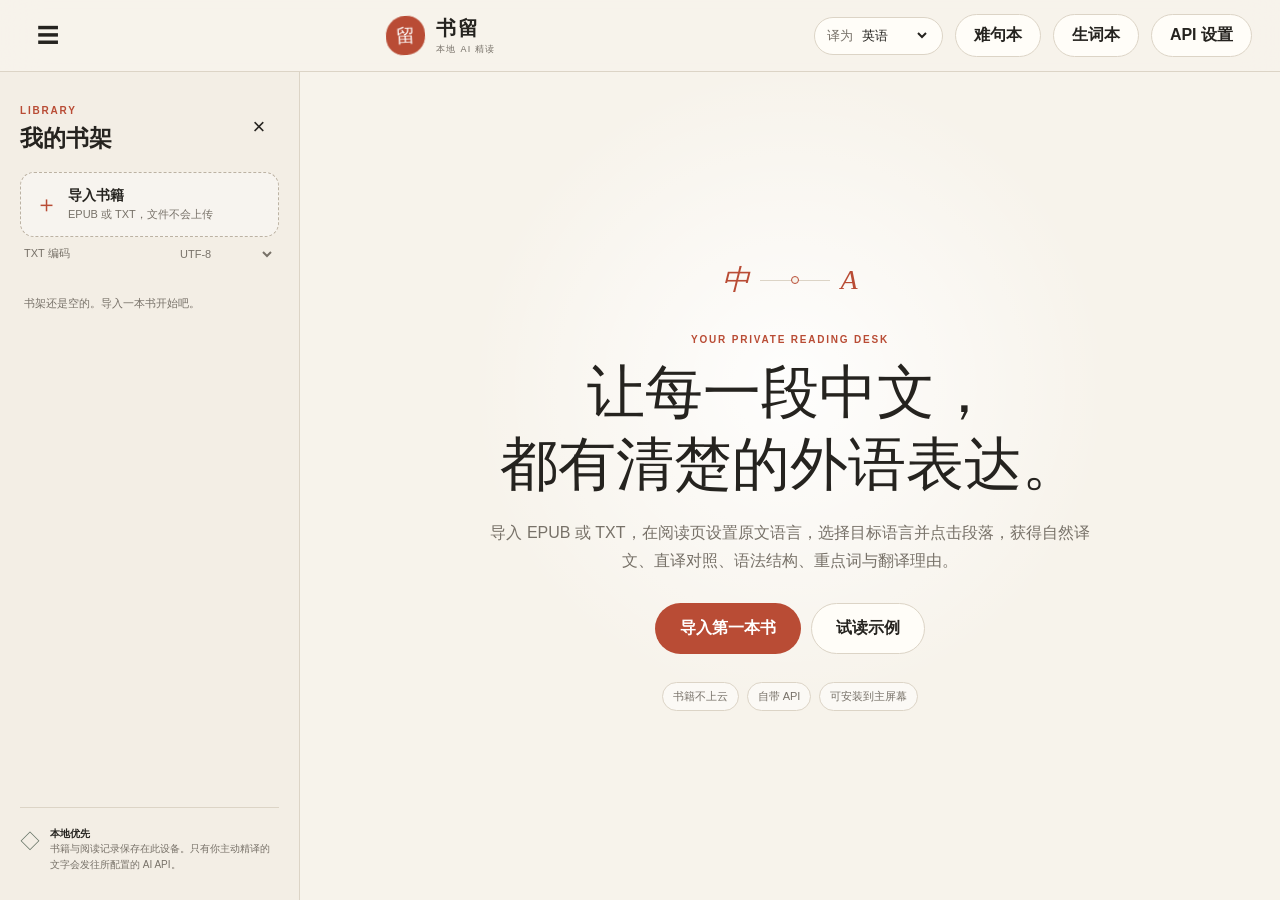
<file: index.html>
<!doctype html>
<html lang="zh-CN">
<head>
  <meta charset="UTF-8" />
  <meta name="viewport" content="width=device-width, initial-scale=1, viewport-fit=cover" />
  <meta name="theme-color" content="#f6f2ea" />
  <meta name="description" content="书留——书籍保存在本地，按段落进行 AI 精译与语法讲解。" />
  <link rel="manifest" href="./manifest.webmanifest" />
  <link rel="icon" href="./icon.svg" type="image/svg+xml" />
  <link rel="apple-touch-icon" href="./icon.svg" />
  <link rel="stylesheet" href="./styles.css?v=14" />
  <title>书留 · 本地 AI 精读</title>
</head>
<body>
  <div id="app" class="app-shell">
    <header class="topbar">
      <button id="libraryToggle" class="icon-button mobile-only" aria-label="打开书架">☰</button>
      <a class="brand" href="#" aria-label="书留首页">
        <span class="brand-mark">留</span>
        <span><strong>书留</strong><small>本地 AI 精读</small></span>
      </a>
      <div class="topbar-actions">
        <label class="compact-field" title="目标语言">
          <span>译为</span>
          <select id="targetLanguage">
            <option value="Chinese">中文</option>
            <option value="English">英语</option>
            <option value="Russian">俄语</option>
            <option value="Japanese">日语</option>
            <option value="French">法语</option>
            <option value="German">德语</option>
            <option value="Spanish">西班牙语</option>
            <option value="Korean">韩语</option>
          </select>
        </label>
        <button id="sentenceButton" class="button ghost">难句本</button>
        <button id="vocabButton" class="button ghost">生词本 <span id="dueBadge"></span></button>
        <button id="settingsButton" class="button ghost">API 设置</button>
      </div>
    </header>

    <main class="workspace">
      <aside id="libraryPanel" class="library-panel">
        <div class="panel-heading">
          <div><span class="eyebrow">LIBRARY</span><h2>我的书架</h2></div>
          <button id="closeLibrary" class="icon-button mobile-only" aria-label="关闭书架">×</button>
        </div>
        <label class="import-button" for="bookInput">
          <span class="plus">＋</span>
          <span><strong>导入书籍</strong><small>EPUB 或 TXT，文件不会上传</small></span>
        </label>
        <input id="bookInput" type="file" accept=".epub,.txt,text/plain,application/epub+zip" hidden />
        <div id="encodingRow" class="encoding-row">
          <label for="txtEncoding">TXT 编码</label>
          <select id="txtEncoding">
            <option value="utf-8">UTF-8</option>
            <option value="gb18030">GBK / GB18030</option>
            <option value="big5">Big5</option>
          </select>
        </div>
        <div id="bookList" class="book-list"></div>
        <div class="local-note">
          <span class="shield">◇</span>
          <p><strong>本地优先</strong><br />书籍与阅读记录保存在此设备。只有你主动精译的文字会发往所配置的 AI API。</p>
        </div>
      </aside>

      <section class="reader-panel">
        <div id="emptyState" class="empty-state">
          <div class="empty-art" aria-hidden="true"><span>中</span><i></i><span>A</span></div>
          <span class="eyebrow">YOUR PRIVATE READING DESK</span>
          <h1>让每一段中文，<br />都有清楚的外语表达。</h1>
          <p>导入 EPUB 或 TXT，在阅读页设置原文语言，选择目标语言并点击段落，获得自然译文、直译对照、语法结构、重点词与翻译理由。</p>
          <div class="hero-actions"><label class="button primary large" for="bookInput">导入第一本书</label><button id="demoButton" class="button ghost large">试读示例</button></div>
          <div class="feature-pills"><span>书籍不上云</span><span>自带 API</span><span>可安装到主屏幕</span></div>
        </div>

        <div id="readerView" class="reader-view hidden">
          <div class="reader-toolbar">
            <button id="backToBooks" class="icon-button mobile-only" aria-label="返回书架">☰</button>
            <div class="reader-title"><span id="chapterEyebrow" class="eyebrow">正在阅读</span><h1 id="bookTitle"></h1></div>
            <div class="reader-controls">
              <button id="prevChapter" class="button ghost compact" type="button" aria-label="上一章">‹ 上一章</button>
              <button id="nextChapter" class="button ghost compact" type="button" aria-label="下一章">下一章 ›</button>
              <button id="searchBookButton" class="button ghost compact" type="button">全文搜索</button>
              <button id="fontDown" class="icon-button text-button" aria-label="减小字号">A−</button>
              <button id="fontUp" class="icon-button text-button" aria-label="增大字号">A＋</button>
            </div>
          </div>
          <nav id="chapterNav" class="chapter-nav" aria-label="章节导航"></nav>          <div class="chapter-jump-bar" aria-label="快速跳转章节">
            <label for="chapterJumpInput">快速跳转</label>
            <input id="chapterJumpInput" type="number" inputmode="numeric" min="1" value="1" aria-label="输入章节序号" />
            <span>/ <b id="chapterTotal">0</b> 章</span>
            <button id="chapterJumpButton" class="button primary compact" type="button">前往</button>
            <input id="chapterRange" class="chapter-range" type="range" min="0" max="0" value="0" step="1" aria-label="拖动快速定位章节" />
          </div>
          <div class="reading-mode"><label class="source-language-field" title="原文语言">
          <span>原文</span>
          <select id="sourceLanguage">
            <option value="Chinese">中文</option>
            <option value="English">英语</option>
            <option value="Russian">俄语</option>
            <option value="Japanese">日语</option>
            <option value="French">法语</option>
            <option value="German">德语</option>
            <option value="Spanish">西语</option>
            <option value="Korean">韩语</option>
          </select>
        </label>
          <button id="parallelToggle" class="button ghost compact" type="button">开启逐段对照</button><button id="sourceMaskToggle" class="button ghost compact hidden" type="button">遮挡原文</button><button id="translationMaskToggle" class="button ghost compact hidden" type="button">遮挡译文</button><small>只显示已精译的段落，不会自动调用 API</small></div>
          <article id="bookContent" class="book-content"></article>
          <nav class="reader-page-nav" aria-label="章节翻页">
            <button id="prevChapterBottom" class="button ghost" type="button">‹ 上一章</button>
            <span id="readerProgress" class="reader-progress"></span>
            <button id="nextChapterBottom" class="button primary" type="button">下一章 ›</button>
          </nav>
          <div id="quickPageNav" class="quick-page-nav" aria-label="快速翻页">
            <button id="quickPrevChapter" class="button ghost compact" type="button" aria-label="上一章">‹</button>
            <label>第 <input id="quickChapterInput" type="number" min="1" inputmode="numeric" aria-label="快速输入章节" /> / <span id="quickChapterTotal">0</span> 章</label>
            <button id="quickJumpButton" class="button primary compact" type="button">跳转</button>
            <button id="quickNextChapter" class="button primary compact" type="button" aria-label="下一章">›</button>
          </div>
        </div>
      </section>
    </main>
  </div>

  <div id="backdrop" class="backdrop hidden"></div>

  <section id="searchModal" class="modal search-modal hidden" aria-labelledby="searchTitle" aria-modal="true" role="dialog">
    <header class="modal-header"><div><span class="eyebrow">LOCAL FULL-TEXT SEARCH</span><h2 id="searchTitle">搜索这本书</h2></div><button id="closeSearch" class="icon-button" aria-label="关闭">×</button></header>
    <div class="modal-body"><label class="field"><span>关键词</span><input id="bookSearchInput" type="search" placeholder="输入词语或短句，搜索全书正文" autocomplete="off" /></label><p id="searchSummary" class="search-summary">只在本设备已导入的书籍中搜索，不会调用 API。</p><div id="searchResults" class="search-results"></div></div>
  </section>

  <section id="analysisSheet" class="sheet hidden" aria-labelledby="analysisTitle" aria-modal="true" role="dialog">
    <div class="sheet-handle"></div>
    <header class="sheet-header">
      <div><span class="eyebrow">INTENSIVE TRANSLATION</span><h2 id="analysisTitle">段落精译</h2></div>
      <button id="closeAnalysis" class="icon-button" aria-label="关闭">×</button>
    </header>
    <div class="sheet-body">
      <section class="source-card"><div class="source-card-head"><span>原文</span><input id="quickWordInput" class="quick-word-input" type="text" placeholder="输入原文中的单词或短语" aria-label="要收藏的单词或短语"><button id="saveParagraphWord" class="button ghost compact">＋ 收藏词条</button></div><p id="selectedParagraph"></p></section>
      <section class="practice-box"><h3>先译后看 · 自己动笔</h3><p>先写自己的译文，再看参考译文。草稿仅存于本机；点击 AI 批改才会发送当前段落和你的译文。</p><textarea id="practiceDraft" placeholder="试着把上面的原文翻译成目标语言……" aria-label="自己的译文"></textarea><div class="practice-actions"><button id="saveDraft" class="button ghost compact" type="button">保存草稿</button><button id="gradeDraft" class="button primary compact" type="button">AI 批改（可能收费）</button><button id="saveSentence" class="button ghost compact" type="button">收藏到难句本</button></div><div id="gradeStatus" class="notice hidden"></div><div id="gradeResult" class="hidden"></div></section>
      <div id="analysisSetup" class="analysis-setup">
        <div class="setup-grid">
          <label>原文语言<select id="sheetSourceLanguage"></select></label><label>目标语言<select id="sheetLanguage"></select></label>
          <label>解析深度<select id="analysisDepth"><option value="standard">标准</option><option value="brief">简洁</option><option value="deep">深入</option></select></label>
        </div>
        <label class="switch-row"><span><strong>参考相邻段落</strong><small>提高代词与语境判断；相邻文字也会发给 API</small></span><input id="includeContext" type="checkbox" /><i></i></label>
        <button id="translateButton" class="button primary full">开始精译 <span>→</span></button>
        <p class="privacy-hint">点击精译会发送当前段落；勾选相邻段落时也发送上下文。每次点击 AI 批改会额外发送你写的译文，并可能由 API 服务商收费；不会上传整本书。</p>
      </div>
      <div id="analysisLoading" class="analysis-loading hidden"><div class="loader"></div><h3>正在拆解这段表达…</h3><p>AI 正在生成译文、结构对应与语法说明。</p></div>
      <div id="analysisError" class="notice error hidden"></div>
      <div id="revealBox" class="notice info hidden"><strong>先对照自己的译文，再看参考答案。</strong><button id="revealAnalysis" class="button primary compact" type="button">展开参考译文与讲解</button></div>
      <div id="analysisResult" class="analysis-result hidden"></div>
      <section id="followupBox" class="followup-box hidden">
        <div class="followup-heading"><div><h3>还有不懂？继续问 AI</h3><p>可以针对这段原文、译法、语法、词根词缀或应试考点继续追问。只有点击发送时才会调用 API。</p></div></div>
        <div id="followupMessages" class="followup-messages"></div>
        <textarea id="followupInput" placeholder="例如：为什么这里不能翻译成……？这个从句在考试中怎么判断？" aria-label="向 AI 继续提问"></textarea>
        <div class="followup-actions"><button id="askFollowup" class="button primary compact" type="button">发送追问（可能收费）</button><span id="followupStatus" class="privacy-hint"></span></div>
      </section>
    </div>
  </section>

    <section id="sentenceSheet" class="sheet hidden" aria-labelledby="sentenceTitle" aria-modal="true" role="dialog"><div class="sheet-handle"></div><header class="sheet-header"><div><span class="eyebrow">YOUR SENTENCE DECK</span><h2 id="sentenceTitle">难句本 · 重做练习</h2></div><button id="closeSentence" class="icon-button" aria-label="关闭">×</button></header><div class="sheet-body sentence-body"><p class="privacy-hint">难句、草稿、批改和复习记录仅保存在当前浏览器。打开书籍和段落可重新作答；再次点击 AI 批改可能收费。</p><div id="sentenceList" class="sentence-list"></div></div></section>
    <section id="vocabSheet" class="sheet hidden" aria-labelledby="vocabTitle" aria-modal="true" role="dialog">
    <div class="sheet-handle"></div><header class="sheet-header"><div><span class="eyebrow">YOUR WORD DECK</span><h2 id="vocabTitle">生词本 · 间隔复习</h2></div><button id="closeVocab" class="icon-button" aria-label="关闭">×</button></header>
    <div class="sheet-body vocab-body"><div id="vocabOverview" class="vocab-overview"></div><div class="vocab-toolbar"><button id="startReview" class="button primary">开始今日复习</button><button id="addWordToggle" class="button ghost">＋ 手动添加</button><button id="exportWords" class="button ghost">导出生词本</button><label class="button ghost import-words-label" for="importWordsFile">导入备份</label><input id="importWordsFile" type="file" accept="application/json,.json" hidden><label class="include-books-option"><input id="includeBooksExport" type="checkbox">备份时包含本地书籍正文</label><input id="vocabSearch" type="search" placeholder="搜索单词或释义" aria-label="搜索生词"></div><form id="manualWordForm" class="manual-word-form hidden"><input name="word" required placeholder="单词或短语"><input name="meaning" placeholder="中文释义"><input name="partOfSpeech" placeholder="词性（可选）"><textarea name="example" placeholder="例句（可选）"></textarea><button class="button primary" type="submit">保存词条</button></form><div class="backup-note">备份文件只下载到你的设备；包含生词、收藏难句的段落原文、草稿和批改，默认不包含整本书。选择“包含本地书籍正文”后，导出文件会含完整书籍内容，请妥善保管。</div><div class="review-mode-row"><span>卡片方向</span><button id="reviewDirection" class="button ghost compact" type="button">外语 → 中文</button></div><div id="reviewCard" class="review-card hidden"></div><div id="vocabList" class="vocab-list"></div><p class="privacy-hint">仅保存在此浏览器。复习间隔是可调整的记忆曲线启发，不是固定的科学定律。</p></div>
  </section>
  <section id="settingsModal" class="modal hidden" aria-labelledby="settingsTitle" aria-modal="true" role="dialog">
    <header class="modal-header"><div><span class="eyebrow">CONNECTION</span><h2 id="settingsTitle">连接你自己的 AI</h2></div><button id="closeSettings" class="icon-button" aria-label="关闭">×</button></header>
    <div class="modal-body">
      <div class="notice info"><strong>你的密钥只存于当前浏览器。</strong><br />本应用没有服务器。所填中转站必须允许浏览器跨域请求（CORS）。</div>
      <div class="api-profile-bar">
        <label class="field api-profile-select-field"><span>已保存的 API</span><select id="apiProfileSelect" aria-label="选择已保存的 API"></select></label>
        <div class="api-profile-actions"><button id="newApiProfile" type="button" class="button ghost compact">＋ 新建</button><button id="deleteApiProfile" type="button" class="button ghost compact">删除当前</button></div>
      </div>
      <label class="field"><span>配置名称</span><input id="apiProfileName" type="text" placeholder="例如：便宜模型 / 翻译专用" autocomplete="off" /></label>
      <label class="field"><span>API 地址</span><input id="apiBaseUrl" type="url" placeholder="https://example.com/v1" autocomplete="off" /><small>可填到 /v1；也可直接填完整的 /chat/completions 地址。</small></label>
      <label class="field"><span>API Key</span><div class="input-with-action"><input id="apiKey" type="password" placeholder="sk-..." autocomplete="off" /><button id="toggleKey" type="button">显示</button></div></label>
      <label class="field">
        <span>模型</span>
        <div class="model-picker-row">
          <select id="modelSelect" aria-label="选择已拉取的模型"><option value="">请先拉取模型</option></select>
          <button id="fetchModels" type="button" class="button ghost">拉取模型</button>
        </div>
        <input id="modelName" type="text" placeholder="也可以手动输入模型名称" autocomplete="off" />
        <small>选择模型后会自动填入。若中转站不开放 /models 或不允许浏览器跨域，仍可手动填写。</small>
      </label>
      <details class="advanced"><summary>高级选项</summary><label class="switch-row"><span><strong>请求 JSON 模式</strong><small>若中转站不兼容，应用会自动回退一次</small></span><input id="jsonMode" type="checkbox" checked /><i></i></label></details>
      <div id="connectionStatus" class="notice hidden"></div>
    </div>
    <footer class="modal-footer"><button id="testConnection" class="button ghost">测试连接</button><button id="saveApiProfile" class="button ghost">保存当前配置</button><button id="saveSettings" class="button primary">保存并使用</button></footer>
  </section>

  <div id="toast" class="toast hidden" role="status"></div>
  <script src="./vendor/jszip.min.js?v=3"></script>
  <script type="module" src="./app.js?v=14"></script>
</body>
</html>
</file>
<file: styles.css>
:root{--paper:#f7f3eb;--paper-2:#eee8dc;--ink:#25231f;--muted:#777168;--line:#dcd4c6;--accent:#b94c35;--accent-dark:#923925;--sage:#5f6f60;--white:#fffdf8;--shadow:0 20px 60px rgba(54,44,31,.15);--reader-size:19px;--safe-bottom:env(safe-area-inset-bottom,0px)}
*{box-sizing:border-box}html,body{margin:0;min-height:100%;background:var(--paper);color:var(--ink);font-family:-apple-system,BlinkMacSystemFont,"Segoe UI","PingFang SC","Noto Sans SC",sans-serif}button,input,select{font:inherit;color:inherit}button,label,select{touch-action:manipulation}.hidden{display:none!important}.mobile-only{display:none}.eyebrow{font-size:10px;font-weight:800;letter-spacing:.18em;color:var(--accent);text-transform:uppercase}.topbar{height:72px;border-bottom:1px solid var(--line);display:flex;align-items:center;justify-content:space-between;padding:0 28px;background:rgba(247,243,235,.93);backdrop-filter:blur(18px);position:sticky;top:0;z-index:20}.brand{display:flex;align-items:center;gap:11px;text-decoration:none;color:var(--ink)}.brand-mark{width:39px;height:39px;border-radius:50% 46% 48% 44%;background:var(--accent);color:white;display:grid;place-items:center;font-family:Georgia,"Songti SC",serif;font-size:19px;transform:rotate(-3deg)}.brand>span:last-child{display:flex;flex-direction:column}.brand strong{font-family:Georgia,"Songti SC",serif;font-size:20px;letter-spacing:.1em}.brand small{font-size:9px;color:var(--muted);letter-spacing:.14em;margin-top:1px}.topbar-actions{display:flex;align-items:center;gap:12px}.compact-field{height:38px;border:1px solid var(--line);border-radius:999px;display:flex;align-items:center;padding:0 12px;gap:5px;background:var(--white);font-size:13px}.compact-field span{color:var(--muted)}select{border:0;background:transparent;outline:0}.button{border:1px solid transparent;border-radius:999px;padding:10px 18px;background:transparent;font-weight:700;cursor:pointer;transition:.2s transform,.2s background}.button:active{transform:scale(.98)}.button.primary{background:var(--accent);color:white}.button.primary:hover{background:var(--accent-dark)}.button.ghost{border-color:var(--line);background:var(--white)}.button.large{padding:14px 24px;display:inline-flex}.button.full{width:100%;justify-content:center;display:flex;gap:12px;padding:14px}.icon-button{width:40px;height:40px;display:grid;place-items:center;border:0;border-radius:50%;background:transparent;font-size:22px;cursor:pointer}.icon-button:hover{background:var(--paper-2)}.workspace{display:grid;grid-template-columns:300px minmax(0,1fr);align-items:start;min-height:calc(100vh - 72px)}.library-panel{position:sticky;top:72px;height:calc(100vh - 72px);min-height:0;overflow:hidden;overscroll-behavior:contain;border-right:1px solid var(--line);padding:28px 20px;display:flex;flex-direction:column;background:#f3eee5}.panel-heading{display:flex;justify-content:space-between;align-items:center;margin-bottom:18px}.panel-heading h2{font:600 23px Georgia,"Songti SC",serif;margin:5px 0 0}.import-button{border:1px dashed #bcb2a3;border-radius:14px;padding:14px;display:flex;align-items:center;gap:10px;cursor:pointer;background:rgba(255,255,255,.38);transition:.2s}.import-button:hover{border-color:var(--accent);background:var(--white)}.import-button .plus{font-size:23px;color:var(--accent)}.import-button span:last-child{display:flex;flex-direction:column;gap:2px}.import-button strong{font-size:14px}.import-button small,.field small{font-size:11px;color:var(--muted)}.encoding-row{display:flex;justify-content:space-between;align-items:center;font-size:11px;color:var(--muted);padding:9px 4px 12px}.encoding-row select{font-size:11px}.book-list{display:flex;flex-direction:column;gap:8px;flex:1;overflow:auto}.book-item{display:grid;grid-template-columns:38px minmax(0,1fr) 28px;gap:10px;align-items:center;padding:10px;border-radius:12px;cursor:pointer;border:1px solid transparent}.book-item:hover,.book-item.active{background:var(--white);border-color:var(--line)}.book-spine{height:48px;border-radius:4px 7px 7px 4px;background:var(--sage);color:white;display:grid;place-items:center;font-family:Georgia,serif;font-size:13px;box-shadow:inset 4px 0 rgba(0,0,0,.1)}.book-info{min-width:0}.book-info strong,.book-info small{display:block;white-space:nowrap;overflow:hidden;text-overflow:ellipsis}.book-info strong{font-size:13px}.book-info small{font-size:10px;color:var(--muted);margin-top:4px}.delete-book{border:0;background:transparent;color:#aaa;font-size:18px;cursor:pointer;border-radius:50%;height:28px}.delete-book:hover{background:#f3ddd6;color:var(--accent)}.local-note{border-top:1px solid var(--line);padding-top:18px;display:flex;gap:10px;color:var(--muted);font-size:10px;line-height:1.55}.local-note p{margin:0}.local-note strong{color:var(--ink)}.shield{color:var(--sage);font-size:20px}.reader-panel{min-width:0;position:relative}.empty-state{min-height:calc(100vh - 72px);display:flex;flex-direction:column;align-items:center;text-align:center;justify-content:center;padding:50px 24px;background:radial-gradient(circle at 50% 38%,rgba(255,255,255,.9),transparent 45%)}.empty-art{display:flex;align-items:center;gap:10px;margin-bottom:35px;color:var(--accent);font:italic 28px Georgia,"Songti SC",serif}.empty-art i{display:block;width:70px;height:1px;background:var(--line);position:relative}.empty-art i:after{content:"";position:absolute;left:50%;top:50%;width:6px;height:6px;border:1px solid var(--accent);border-radius:50%;transform:translate(-50%,-50%);background:var(--paper)}.empty-state h1{font:500 clamp(34px,5vw,58px)/1.24 Georgia,"Songti SC",serif;margin:12px 0 18px}.empty-state>p{max-width:610px;color:var(--muted);line-height:1.75;margin:0 0 28px}.feature-pills{display:flex;gap:8px;flex-wrap:wrap;justify-content:center;margin-top:28px}.feature-pills span{font-size:11px;border:1px solid var(--line);border-radius:999px;padding:6px 10px;color:var(--muted);background:rgba(255,255,255,.5)}.reader-view{min-height:calc(100vh - 72px)}.reader-toolbar{height:86px;border-bottom:1px solid var(--line);display:flex;align-items:center;justify-content:space-between;padding:0 clamp(22px,5vw,70px);background:rgba(247,243,235,.9);position:sticky;top:72px;z-index:10;backdrop-filter:blur(12px)}.reader-title h1{font:600 22px Georgia,"Songti SC",serif;margin:4px 0 0;max-width:55vw;white-space:nowrap;overflow:hidden;text-overflow:ellipsis}.reader-controls{display:flex}.text-button{font-size:13px;font-weight:700}.chapter-nav{padding:12px clamp(22px,5vw,70px);border-bottom:1px solid var(--line);display:flex;gap:8px;overflow-x:auto;scrollbar-width:none}.chapter-nav::-webkit-scrollbar{display:none}.chapter-chip{flex:0 0 auto;border:1px solid var(--line);background:transparent;border-radius:999px;padding:7px 12px;font-size:11px;cursor:pointer;color:var(--muted)}.chapter-chip.active{background:var(--ink);border-color:var(--ink);color:white}.book-content{max-width:790px;margin:0 auto;padding:45px 34px 140px;font:var(--reader-size)/1.95 Georgia,"Songti SC","Noto Serif SC",serif}.chapter-heading{font-size:1.7em;line-height:1.35;margin:1em 0 1.5em;text-align:center}.paragraph{margin:0 0 1.25em;padding:9px 13px;border-radius:8px;cursor:pointer;transition:.15s background,.15s box-shadow;position:relative}.paragraph:hover{background:rgba(255,255,255,.7);box-shadow:inset 3px 0 var(--accent)}.paragraph.selected{background:#fff9ed;box-shadow:inset 3px 0 var(--accent)}.paragraph:focus-visible{outline:2px solid var(--accent)}.backdrop{position:fixed;inset:0;background:rgba(30,27,23,.38);backdrop-filter:blur(2px);z-index:49}.sheet{position:fixed;z-index:50;right:0;top:0;width:min(620px,100%);height:100%;background:var(--paper);box-shadow:-20px 0 60px rgba(40,34,27,.2);display:flex;flex-direction:column;animation:slideIn .24s ease-out}.sheet-handle{display:none}.sheet-header,.modal-header{padding:24px 28px 18px;border-bottom:1px solid var(--line);display:flex;justify-content:space-between;align-items:center}.sheet-header h2,.modal-header h2{font:600 25px Georgia,"Songti SC",serif;margin:5px 0 0}.sheet-body{padding:24px 28px calc(35px + var(--safe-bottom));overflow:auto}.source-card{border-left:3px solid var(--accent);padding:15px 18px;background:var(--white);border-radius:0 10px 10px 0;margin-bottom:20px}.source-card span,.result-label{font-size:10px;font-weight:800;letter-spacing:.12em;color:var(--muted)}.source-card p{font:16px/1.8 Georgia,"Songti SC",serif;margin:6px 0 0}.setup-grid{display:grid;grid-template-columns:1fr 1fr;gap:12px}.setup-grid>label{display:flex;flex-direction:column;gap:6px;font-size:12px;font-weight:700}.setup-grid select{border:1px solid var(--line);border-radius:10px;background:var(--white);padding:11px}.switch-row{display:flex;align-items:center;justify-content:space-between;gap:16px;padding:16px 0;cursor:pointer}.switch-row span{display:flex;flex-direction:column;gap:3px;font-size:13px}.switch-row small{font-size:10px;color:var(--muted);font-weight:400}.switch-row input{display:none}.switch-row i{width:42px;height:24px;background:#c9c2b7;border-radius:99px;position:relative;flex:0 0 auto;transition:.2s}.switch-row i:after{content:"";position:absolute;width:18px;height:18px;background:white;border-radius:50%;left:3px;top:3px;transition:.2s}.switch-row input:checked+i{background:var(--sage)}.switch-row input:checked+i:after{transform:translateX(18px)}.privacy-hint{text-align:center;color:var(--muted);font-size:10px}.analysis-loading{text-align:center;padding:55px 15px}.analysis-loading h3{font:600 22px Georgia,"Songti SC",serif;margin:18px 0 7px}.analysis-loading p{font-size:12px;color:var(--muted)}.loader{width:42px;height:42px;border:2px solid var(--line);border-top-color:var(--accent);border-radius:50%;margin:auto;animation:spin 1s linear infinite}.notice{border-radius:11px;padding:13px 15px;font-size:12px;line-height:1.6;margin-bottom:16px}.notice.info{background:#e9eee7;color:#435345}.notice.error{background:#f8e3dd;color:#8e3826}.result-hero{background:var(--ink);color:#fff;border-radius:15px;padding:22px;margin-bottom:14px}.result-hero .result-label{color:#d9cfc0}.result-hero h3{font:500 24px/1.55 Georgia,serif;margin:9px 0 0}.result-card{border:1px solid var(--line);background:var(--white);border-radius:14px;margin:12px 0;overflow:hidden}.result-card>header{display:flex;align-items:center;gap:8px;padding:14px 16px;border-bottom:1px solid var(--line)}.result-card>header span{font-size:17px}.result-card>header h3{font:600 17px Georgia,"Songti SC",serif;margin:0}.result-card>.card-body{padding:16px}.literal{font:16px/1.7 Georgia,serif;margin:0}.alignment-row,.note-row,.grammar-row,.structure-row,.exam-row,.vocab-row,.alternative-row{padding:13px 0;border-bottom:1px solid #e8e1d6}.alignment-row:last-child,.note-row:last-child,.grammar-row:last-child,.structure-row:last-child,.exam-row:last-child,.vocab-row:last-child,.alternative-row:last-child{border-bottom:0}.pair{display:grid;grid-template-columns:1fr 24px 1fr;gap:7px;align-items:center;font-size:13px;font-weight:700}.pair i{font-style:normal;color:var(--accent);text-align:center}.meta-tag{display:inline-block;border-radius:99px;background:var(--paper-2);padding:3px 7px;font-size:9px;color:var(--muted);margin-top:7px}.explain{font-size:12px;color:#625d55;line-height:1.65;margin:7px 0 0}.note-row strong,.grammar-row strong,.structure-row>strong,.exam-row>strong,.vocab-row strong{font-size:14px}.word-meta{display:flex;flex-wrap:wrap;gap:5px;margin-top:7px}.word-meta span{font-size:9px;border:1px solid var(--line);border-radius:99px;padding:3px 6px;color:var(--muted)}.result-actions{display:flex;gap:8px;margin-top:18px}.result-actions .button{flex:1}.modal{position:fixed;z-index:60;left:50%;top:50%;transform:translate(-50%,-50%);width:min(540px,calc(100% - 28px));max-height:90vh;background:var(--paper);border-radius:18px;box-shadow:var(--shadow);overflow:auto}.modal-body{padding:20px 28px}.field{display:flex;flex-direction:column;gap:7px;margin:15px 0}.field>span{font-size:12px;font-weight:700}.field input{width:100%;border:1px solid var(--line);border-radius:10px;padding:12px;background:var(--white);outline:0}.field input:focus{border-color:var(--accent);box-shadow:0 0 0 3px rgba(185,76,53,.1)}.model-picker-row{display:grid;grid-template-columns:minmax(0,1fr) auto;gap:8px;align-items:stretch}.model-picker-row select{width:100%;min-width:0;border:1px solid var(--line);border-radius:10px;padding:0 36px 0 12px;background:var(--white);outline:0;color:var(--ink)}.model-picker-row select:focus{border-color:var(--accent);box-shadow:0 0 0 3px rgba(185,76,53,.1)}.model-picker-row .button{border-radius:10px;white-space:nowrap;padding:10px 14px}.model-picker-row .button:disabled{cursor:wait;opacity:.65}.input-with-action{display:flex;position:relative}.input-with-action button{position:absolute;right:5px;top:5px;bottom:5px;border:0;background:var(--paper-2);border-radius:7px;font-size:11px;padding:0 9px}.advanced{border-top:1px solid var(--line);margin-top:20px}.advanced summary{padding:14px 0;font-size:11px;color:var(--muted);cursor:pointer}.modal-footer{padding:15px 28px 24px;display:flex;justify-content:flex-end;gap:9px}.toast{position:fixed;left:50%;bottom:25px;z-index:100;transform:translateX(-50%);background:var(--ink);color:white;border-radius:999px;padding:10px 16px;font-size:12px;box-shadow:var(--shadow)}@keyframes slideIn{from{transform:translateX(40px);opacity:0}}@keyframes spin{to{transform:rotate(360deg)}}
@media(max-width:820px){.mobile-only{display:grid}.topbar{height:62px;padding:0 12px}.brand small{display:none}.brand-mark{width:34px;height:34px}.topbar-actions{gap:5px}.compact-field{padding:0 9px}.topbar .button{padding:9px 11px;font-size:12px}.workspace{display:block;min-height:calc(100vh - 62px)}.library-panel{position:fixed;left:0;top:0;bottom:0;height:100dvh;min-height:0;overflow:hidden;width:min(320px,88vw);z-index:70;transform:translateX(-105%);transition:.25s;box-shadow:var(--shadow);padding-top:22px}.library-panel.open{transform:translateX(0)}.reader-toolbar{top:62px;height:75px;padding:0 14px}.reader-title h1{font-size:18px;max-width:55vw}.chapter-nav{padding:10px 17px}.book-content{padding:28px 13px 120px;font-size:var(--reader-size);line-height:1.85}.paragraph{padding:9px 10px}.empty-state{min-height:calc(100vh - 62px)}.empty-state h1{font-size:36px}.sheet{top:auto;bottom:0;right:0;width:100%;height:min(88vh,900px);border-radius:20px 20px 0 0;animation:sheetUp .24s ease-out}.sheet-handle{display:block;width:40px;height:4px;border-radius:4px;background:#c8c0b4;margin:9px auto -5px}.sheet-header{padding:19px 18px 14px}.sheet-body{padding:18px 17px calc(28px + var(--safe-bottom))}.setup-grid{grid-template-columns:1fr}.modal-header,.modal-body,.modal-footer{padding-left:19px;padding-right:19px}.modal-footer .button{flex:1}@keyframes sheetUp{from{transform:translateY(40px);opacity:0}}}
@media(max-width:480px){.brand>span:last-child{display:none}.compact-field span{display:none}.topbar-actions .button{font-size:0}.topbar-actions .button:after{content:"API";font-size:12px}.empty-art{margin-bottom:24px}.empty-state p{font-size:14px}.feature-pills{max-width:280px}.pair{grid-template-columns:1fr 18px 1fr}.result-hero h3{font-size:21px}}
.hero-actions{display:flex;gap:10px;flex-wrap:wrap;justify-content:center}

.structure-summary{display:flex;flex-wrap:wrap;gap:7px;margin:8px 0 10px}.structure-summary span{font-size:10px;border-radius:999px;padding:4px 8px;background:var(--paper-2);color:var(--sage);font-weight:700}.component-list,.clause-list{display:grid;gap:6px;margin-top:10px}.component-item,.clause-item{display:grid;grid-template-columns:minmax(80px,.8fr) minmax(70px,.45fr) minmax(0,1.6fr);gap:8px;padding:8px 9px;border:1px solid var(--line);border-radius:9px;background:rgba(255,255,255,.35);font-size:11px;align-items:start}.component-item b,.clause-item b{color:var(--accent)}.exam-row .mistake{margin-top:7px;padding:8px 10px;border-left:3px solid var(--accent);background:#fff7f3;border-radius:0 8px 8px 0;font-size:11px}.exam-row .correction{margin-top:6px;color:var(--sage);font-size:11px}.exam-label{font-size:9px;letter-spacing:.08em;color:var(--muted);font-weight:800}.library-panel .book-list{min-height:0;overscroll-behavior:contain;scrollbar-gutter:stable}.library-panel .local-note{flex:0 0 auto}

@media(max-width:520px){.model-picker-row{grid-template-columns:1fr}.model-picker-row .button{width:100%}.component-item,.clause-item{grid-template-columns:1fr}.component-item b,.clause-item b{font-size:12px}}

/* Vocabulary and spaced-review UI */
#dueBadge{font-size:11px;color:var(--accent)}.source-card-head{display:flex;align-items:center;justify-content:space-between;gap:8px}.button.compact{padding:6px 10px;font-size:11px}.quick-word-input{min-width:120px;flex:1;border:1px solid var(--line);border-radius:9px;background:var(--white);padding:8px 10px;font-size:12px}.vocab-body{max-width:780px;margin:auto}.vocab-overview{display:grid;grid-template-columns:repeat(3,1fr);gap:8px;margin-bottom:14px}.vocab-overview span{padding:12px 8px;text-align:center;border-radius:12px;background:var(--paper-2);font-size:11px;color:var(--muted)}.vocab-overview strong{display:block;color:var(--ink);font-size:20px;margin-bottom:3px}.vocab-toolbar{display:flex;gap:9px;margin:12px 0 16px}.vocab-toolbar input{min-width:0;flex:1;border:1px solid var(--line);border-radius:999px;background:var(--white);padding:10px 14px}.vocab-list{display:grid;gap:8px}.word-item{display:flex;align-items:flex-start;justify-content:space-between;gap:10px;border:1px solid var(--line);background:rgba(255,255,255,.45);border-radius:12px;padding:12px}.word-item>div{min-width:0}.word-item strong,.word-item span,.word-item small{display:block}.word-item strong{font-size:16px}.word-item span{font-size:13px;margin-top:3px}.word-item small{font-size:10px;color:var(--muted);margin-top:5px}.word-item p{font-size:11px;color:var(--muted);margin:8px 0 0;line-height:1.5}.word-actions{display:flex}.review-card{margin:12px 0 18px;padding:22px 16px;text-align:center;border:1px solid var(--line);border-radius:18px;background:var(--white);box-shadow:0 8px 24px rgba(54,44,31,.06)}.review-count,.flash-pos{font-size:11px;color:var(--muted)}.flash-word{font:600 34px Georgia,serif;margin:18px 0 5px;overflow-wrap:anywhere}.review-card>.button{margin:16px auto 2px}.review-answer{margin-top:16px;padding-top:16px;border-top:1px solid var(--line)}.review-answer>strong{font-size:19px}.review-answer p{font-size:12px;color:var(--muted);line-height:1.6}.review-answer small{display:block;color:var(--muted);font-size:10px;margin:8px}.rating-row{display:grid;grid-template-columns:repeat(4,1fr);gap:7px;margin-top:14px}.rating-row button{border:1px solid var(--line);border-radius:10px;background:var(--paper);padding:9px 5px;font-size:11px;cursor:pointer}.rating-row button:hover{border-color:var(--accent);color:var(--accent)}.review-done,.vocab-empty{padding:22px;text-align:center;color:var(--muted);font-size:13px}.vocab-sheet .sheet-body{overflow:auto}
@media(max-width:520px){.topbar-actions{gap:3px}.topbar .button{padding:8px 9px!important}.topbar-actions .button:after{content:none!important}.vocab-toolbar{flex-wrap:wrap}.vocab-toolbar>#startReview{width:100%}.rating-row{grid-template-columns:repeat(2,1fr)}.source-card-head{flex-wrap:wrap}.quick-word-input{order:3;flex-basis:100%}}

/* v0.4 study tools */
.vocab-overview{grid-template-columns:repeat(4,minmax(0,1fr))}.vocab-toolbar{align-items:center;flex-wrap:wrap}.include-books-option{display:flex;align-items:center;gap:6px;font-size:10px;color:var(--muted);padding:7px}.include-books-option input{accent-color:var(--accent)}.manual-word-form{display:grid;grid-template-columns:repeat(2,minmax(0,1fr));gap:8px;padding:12px;background:rgba(255,255,255,.55);border:1px solid var(--line);border-radius:12px;margin:10px 0}.manual-word-form input,.manual-word-form textarea{min-width:0;border:1px solid var(--line);border-radius:9px;background:var(--white);padding:10px;font-size:12px}.manual-word-form textarea{grid-column:1/-1;min-height:60px;resize:vertical}.manual-word-form button{justify-self:start}.backup-note{font-size:10px;color:var(--muted);line-height:1.5;padding:8px 10px;margin-bottom:10px;background:rgba(238,232,220,.6);border-radius:9px}.review-mode-row{display:flex;align-items:center;justify-content:flex-end;gap:8px;margin:8px 0;color:var(--muted);font-size:11px}.ai-study-result{text-align:left;background:var(--paper);padding:12px;border-radius:10px;margin:12px 0}.ai-study-result b{display:block;font-size:11px;color:var(--sage);margin-top:7px}.ai-study-result p{margin:4px 0 9px}.api-cost-note{display:block;font-size:10px;color:var(--muted);margin:5px auto 10px}.ai-assist{margin:8px 0!important}.ai-assist:disabled{opacity:.65}.import-words-label{display:inline-flex;align-items:center;cursor:pointer}.word-item .word-actions{flex-shrink:0}
@media(max-width:600px){.vocab-overview{grid-template-columns:repeat(2,minmax(0,1fr))}.vocab-toolbar>*{flex:1 1 calc(50% - 8px)}.vocab-toolbar input[type=search]{flex-basis:100%}.include-books-option{flex-basis:100%}.manual-word-form{grid-template-columns:1fr}.manual-word-form textarea{grid-column:auto}.vocab-toolbar button{font-size:11px;padding:8px 10px}}

/* Translation practice and difficult-sentence deck */
.reading-mode{display:flex;align-items:center;gap:8px;flex-wrap:wrap;padding:11px 28px;border-bottom:1px solid var(--line);background:rgba(255,253,248,.7)}.reading-mode small{font-size:11px;color:var(--muted)}.parallel-para{border-left:3px solid var(--line);padding:8px 15px;margin:10px 0;border-radius:8px;background:rgba(255,255,255,.35)}.parallel-para .paragraph{margin:0}.parallel-translation{color:var(--sage);white-space:pre-wrap;line-height:1.7;margin:6px 10px;font-size:.86em}.mask-text{filter:blur(7px);user-select:none}.mask-text:focus-visible{filter:none}.parallel-empty{font-size:11px;color:var(--muted);margin:5px 10px}.parallel-para .button{font-size:11px}.practice-box{border:1px solid var(--line);border-radius:14px;padding:16px;margin:14px 0;background:var(--white)}.practice-box h3{margin:0 0 6px;font-size:16px}.practice-box p{font-size:11px;color:var(--muted);line-height:1.6}.practice-box textarea{display:block;width:100%;min-height:108px;resize:vertical;border:1px solid var(--line);border-radius:10px;background:var(--paper);padding:12px;line-height:1.6;font:inherit;font-size:13px}.practice-actions{display:flex;gap:7px;flex-wrap:wrap;margin-top:10px}.practice-actions button:disabled{opacity:.55;cursor:wait}.grade-card{padding:14px;background:#f6f0e6;border-radius:12px;margin-top:12px;line-height:1.6;font-size:13px}.grade-card h4{margin:0 0 8px}.grade-item{margin:10px 0;padding-top:8px;border-top:1px solid var(--line)}.grade-item b{color:var(--accent)}.grade-card .notice{margin:8px 0}.sentence-list{display:grid;gap:11px;max-width:790px;margin:0 auto}.sentence-item{border:1px solid var(--line);background:var(--white);border-radius:14px;padding:16px}.sentence-item p{line-height:1.65;white-space:pre-wrap;overflow-wrap:anywhere}.sentence-item small{color:var(--muted)}.sentence-actions{display:flex;gap:7px;flex-wrap:wrap}.sentence-item details{margin:9px 0;font-size:12px;color:var(--sage)}.sentence-item summary{cursor:pointer}.sentence-body{max-width:850px;margin:auto}
@media(max-width:820px){.reading-mode{padding:9px 14px}.reading-mode small{flex-basis:100%}}
@media(max-width:480px){.topbar-actions #sentenceButton{font-size:0!important;padding:9px 8px!important}.topbar-actions #sentenceButton:after{content:"难句";font-size:12px}.topbar-actions #vocabButton{font-size:0!important;padding:9px 8px!important}.topbar-actions #vocabButton:after{content:"生词";font-size:12px}.topbar-actions #settingsButton:after{content:"API"}.parallel-para{padding:7px}.practice-actions .button{flex:1}}

.source-language-field{display:inline-flex;align-items:center;gap:8px;border:1px solid var(--line);border-radius:999px;padding:7px 12px;background:var(--white);font-size:12px}.source-language-field select{font-weight:700}.source-language-field span{color:var(--muted)}
@media(max-width:520px){.reading-mode .source-language-field{flex:0 0 auto}.reading-mode small{font-size:10px}}


/* v0.7 reader navigation, follow-up tutoring, and API profiles */
.reader-controls{display:flex;align-items:center;gap:6px;flex-wrap:wrap}.reader-controls .button{white-space:nowrap}.reader-page-nav{display:flex;align-items:center;justify-content:space-between;gap:12px;padding:22px 28px 32px;border-top:1px solid var(--line);margin-top:16px}.reader-progress{font-size:11px;color:var(--muted);text-align:center;flex:1}.reader-page-nav button:disabled,.reader-controls button:disabled{opacity:.45;cursor:not-allowed}.followup-box{border:1px solid var(--line);border-radius:14px;padding:15px;margin:16px 0 5px;background:rgba(255,255,255,.65)}.followup-heading h3{margin:0 0 4px;font-size:15px}.followup-heading p{margin:0 0 10px;font-size:11px;color:var(--muted);line-height:1.55}.followup-messages{display:grid;gap:8px;max-height:300px;overflow:auto;margin-bottom:9px}.followup-message{padding:9px 11px;border-radius:10px;line-height:1.6;font-size:12px;white-space:pre-wrap;overflow-wrap:anywhere}.followup-message p{margin:3px 0 0}.followup-message.user{background:#f5eee3;margin-left:12%}.followup-message.assistant{background:#edf2ed;margin-right:8%}.followup-message b{font-size:10px;color:var(--sage)}.followup-box textarea{display:block;width:100%;min-height:76px;resize:vertical;border:1px solid var(--line);border-radius:10px;background:var(--paper);padding:10px;line-height:1.6;font:inherit;font-size:12px}.followup-actions{display:flex;align-items:center;gap:9px;margin-top:8px}.api-profile-bar{display:flex;align-items:end;gap:8px}.api-profile-select-field{flex:1}.api-profile-actions{display:flex;gap:6px;padding-bottom:1px}.api-profile-actions .button{white-space:nowrap}
@media(max-width:600px){.reader-controls .button{font-size:10px;padding:7px 8px}.reader-page-nav{padding:18px 14px 26px}.reader-page-nav button{font-size:11px;padding:8px}.reader-progress{font-size:10px}.api-profile-bar{align-items:stretch;flex-direction:column}.api-profile-actions{padding:0}.api-profile-actions .button{flex:1}.followup-message.user{margin-left:5%}.followup-message.assistant{margin-right:3%}}

/* Easier chapter paging on touch screens and desktop keyboards. */
.book-content{touch-action:pan-y;}
.reader-controls .button{min-height:42px;}
.reader-page-nav{position:sticky;bottom:0;z-index:8;background:rgba(247,243,235,.96);backdrop-filter:blur(12px);padding-bottom:calc(14px + env(safe-area-inset-bottom));}
@media(max-width:820px){.reader-toolbar{top:62px}.reader-page-nav{gap:6px;padding-left:10px;padding-right:10px}.reader-page-nav button{min-width:96px;min-height:42px}.reader-progress{max-width:120px;overflow:hidden;text-overflow:ellipsis;white-space:nowrap}.reader-controls .button{min-height:40px}}


.chapter-jump-bar{display:flex;align-items:center;gap:8px;padding:9px clamp(22px,5vw,70px);border-bottom:1px solid var(--line);background:rgba(255,253,248,.82);color:var(--muted);font-size:11px;flex-wrap:wrap}.chapter-jump-bar label{font-weight:700;color:var(--ink)}.chapter-jump-bar input[type=number]{width:72px;height:34px;border:1px solid var(--line);border-radius:9px;background:var(--white);padding:0 8px;text-align:center}.chapter-jump-bar span{white-space:nowrap}.chapter-range{flex:1;min-width:150px;accent-color:var(--accent)}
@media(max-width:600px){.chapter-jump-bar{padding:8px 14px;gap:6px}.chapter-jump-bar .chapter-range{order:5;flex-basis:100%;width:100%;min-width:0}.chapter-jump-bar .button{min-height:34px;padding:7px 12px}}

/* v0.9: fixed quick paging, inline paragraph notes, and local search */
.quick-page-nav{position:fixed;right:22px;bottom:calc(20px + var(--safe-bottom));z-index:30;display:flex;align-items:center;gap:5px;padding:7px;border:1px solid var(--line);border-radius:14px;background:rgba(255,253,248,.96);box-shadow:0 10px 30px rgba(54,44,31,.16);backdrop-filter:blur(12px)}.quick-page-nav label{font-size:11px;color:var(--muted);white-space:nowrap}.quick-page-nav input{width:50px;height:31px;margin:0 2px;border:1px solid var(--line);border-radius:7px;background:var(--white);text-align:center}.quick-page-nav .button{min-width:32px;padding:7px 10px}.quick-page-nav button:disabled{opacity:.45;cursor:not-allowed}.paragraph-note-toggle{display:block;margin:-.65em 13px 1em;border:0;background:transparent;color:var(--muted);font-size:11px;cursor:pointer;padding:3px 5px}.paragraph-note-toggle:hover,.paragraph-note-toggle.has-note{color:var(--accent)}.paragraph-note-editor{margin:-.45em 13px 1.1em;padding:10px;border:1px solid var(--line);border-radius:10px;background:rgba(255,253,248,.82)}.paragraph-note-editor textarea{display:block;width:100%;min-height:65px;resize:vertical;border:1px solid var(--line);border-radius:8px;background:var(--white);padding:8px;font:inherit;font-size:12px;line-height:1.55}.paragraph-note-editor>div{display:flex;gap:6px;margin-top:7px}.paragraph-note-editor .button{padding:7px 11px;font-size:11px}.search-summary{margin:0 0 12px;color:var(--muted);font-size:11px}.search-results{display:grid;gap:8px;max-height:55vh;overflow:auto}.search-result{display:flex;flex-direction:column;align-items:flex-start;gap:5px;width:100%;padding:11px 12px;border:1px solid var(--line);border-radius:10px;background:var(--white);text-align:left;cursor:pointer}.search-result:hover{border-color:var(--accent);background:#fff9ed}.search-result strong{font-size:12px;color:var(--accent)}.search-result span{font-size:12px;line-height:1.55;color:var(--ink)}.search-hit{animation:searchFlash 2.2s ease-out}@keyframes searchFlash{0%,45%{background:#ffe0a8;box-shadow:inset 3px 0 var(--accent)}100%{background:transparent;box-shadow:none}}
@media(max-width:600px){.quick-page-nav{right:10px;left:10px;bottom:calc(8px + var(--safe-bottom));justify-content:center}.quick-page-nav label{flex:1;text-align:center}.quick-page-nav .button{min-height:36px}.paragraph-note-toggle{margin-left:10px;margin-right:10px}.search-results{max-height:48vh}}
</file>
